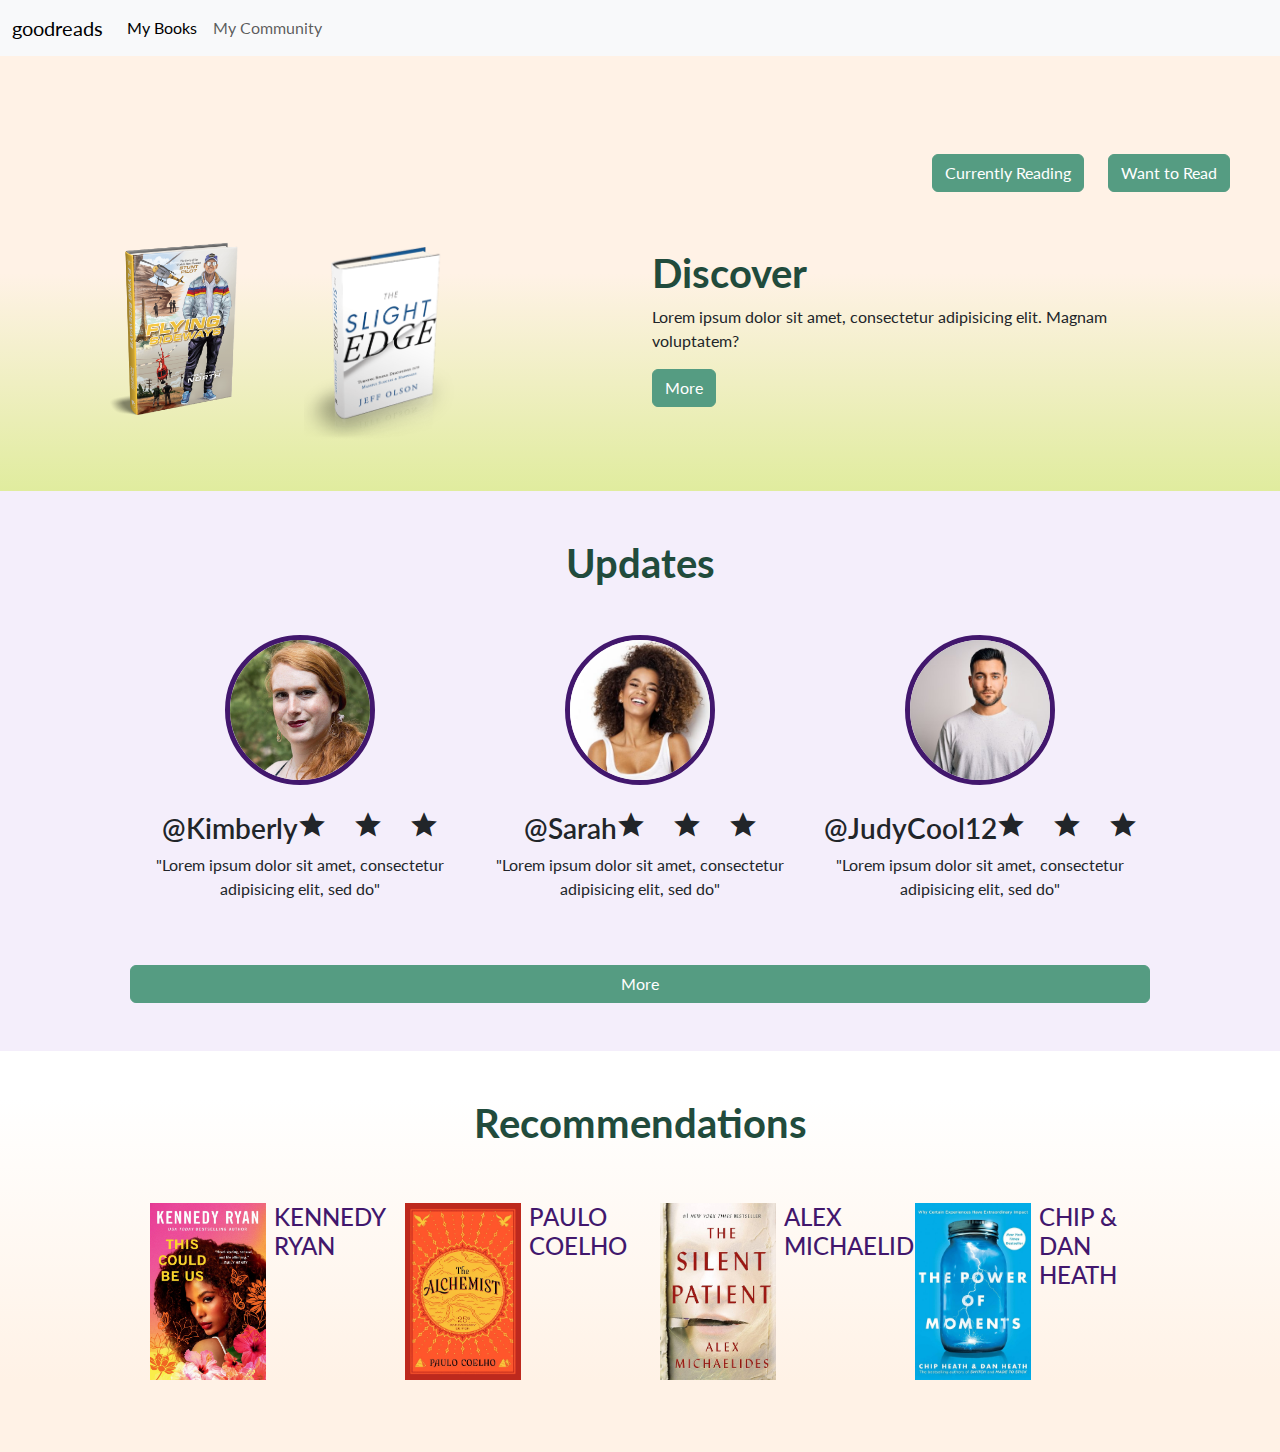
<file: index.html>
<!DOCTYPE html>
<html lang="en">
<head>
    <meta charset="UTF-8">
    <meta name="viewport" content="width=device-width, initial-scale=1.0">
    <title>Home</title>
    <link rel="stylesheet" href="css/custom.css">
    <link rel="icon" type="image/x-icon" href="images/favicon/favicon.ico">
    <link rel="preconnect" href="https://fonts.googleapis.com">
<link rel="preconnect" href="https://fonts.gstatic.com" crossorigin>
<link href="https://fonts.googleapis.com/css2?family=Lato:ital,wght@0,100;0,300;0,400;0,700;0,900;1,100;1,300;1,400;1,700;1,900&family=Libre+Baskerville:wght@400;700&family=Source+Sans+3:ital@0;1&display=swap" rel="stylesheet">
<link href="https://fonts.googleapis.com/css2?family=Material+Icons+Outlined" rel="stylesheet" />
</head>

<body> 
    

<nav class="navbar navbar-expand-lg bg-body-tertiary">
    <div class="container-fluid">
      <a onclick="location.href='index.html'" class="navbar-brand" href="#">goodreads </a>
      <button class="navbar-toggler" type="button" data-bs-toggle="collapse" data-bs-target="#navbarNav" aria-controls="navbarNav" aria-expanded="false" aria-label="Toggle navigation">
        <span class="navbar-toggler-icon"></span>
      </button>
      <div class="collapse navbar-collapse" id="navbarNav">
        <ul class="navbar-nav">
          <li class="nav-item">
            <a onclick="location.href='second-page.html'" class="nav-link active" aria-current="page" href="#">My Books</a>
          </li>
          <li class="nav-item">
            <a onclick="location.href='thrid-page.html'" class="nav-link" href="#">My Community</a>
          </li>
    
        </ul>
      </div>
    </div>
  </nav>

  <script src="node_modules/bootstrap/dist/js/bootstrap.bundle.min.js"></script>

  <main>
    <section class="home-wrapper ">

<div class="d-flex gap-4 justify-content-center pt-5 pb-4"> 
        <button onclick="location.href='second-page.html'" class="btn btn-primary">Currently Reading  </button>
        <button onclick="location.href='second-page.html'" class="btn btn-secondary">Want to Read</button>
      </div>

      <div class="row align-items-center">
        <div class="col-6 books-discover"> 
          <img src="images/Book-1.png" alt="Book 1" class="img-fluid img-sm">
          <img src="images/The-slight-edge.png" alt="Book 2" class="img-fluid img-sm-1">
        </div>
    
        <div class="col-6 discover-text"> 
          <h1>Discover</h1>
          <p class="home-text">Lorem ipsum dolor sit amet, consectetur adipisicing elit. Magnam voluptatem?</p>
          <button class="btn btn-primary">More</button>
        </div>
      </div>
    </section>


<Section class="updates-wrapper">
  <div>    
    <h1 class="text-center pt-5">Updates </h1>
    <div class="container my-5">
      <div class="row justify-content-center text-center grid-3 mx-5 pb-5">
        <div class="col-12 col-lg-4 pb-5">
          <figure>
            <img class="rounded-circle profile-images object-fit-cover" src="images/woman-1.jpg" alt="Profile picture of Sarah" width="130" height="100">
            <h3 class="star pt-4 fw-semibold">@Kimberly</h3>
            <blockquote>
              <p>"Lorem ipsum dolor sit amet, consectetur adipisicing elit, sed do" </p>
            </blockquote>
          </figure>
        </div>

        <div class="col-12 col-lg-4 pb-5">
          <figure>
            <img class="rounded-circle profile-images object-fit-cover" src="images/woman-2.jpg" alt="Profile picture of Tom" width="130" height="100">
            <h3 class="star pt-4 fw-semibold">@Sarah</h3>
            <blockquote>
              <p>"Lorem ipsum dolor sit amet, consectetur adipisicing elit, sed do" </p>
            </blockquote>
          </figure>
        </div>

        <div class="col-12 col-lg-4 ">
          <figure>
            <img class="rounded-circle profile-images object-fit-cover" src="images/man-1.jpg" alt="Profile picture of Julia" width="150" height="100">
            <h3 class="star pt-4 fw-semibold">@JudyCool12</h3>
            <blockquote>
              <p>"Lorem ipsum dolor sit amet, consectetur adipisicing elit, sed do"</p>
            </blockquote>
          </figure>
        </div>
        <button onclick="location.href='thrid-page.html'" class="btn btn-primary">More</button>
      </div>
        </div>
      </div>

    </div>
  </div>
</Section>

<section class="recommendations-wrapper pb-5" >
      <div>    
        <h1 class="text-center pb-5">Recommendations</h1>
        <div class="container">
          <div class="row justify-content-center grid-4 mx-5">

            <div class="col-lg-3 d-flex pb-4 book-list">
                <img class="circle-img col-sm-6 mx-2 book-img img-fluid" src="images/This-could-be-us.jpg" alt="" width="150" height="190">
                <h4 class="col-sm-6 book-title">KENNEDY RYAN</h4>
            </div>

            <div class="col-lg-3 d-flex pb-4">
                <img class="circle-img col-sm-6 mx-2 img-fluid" src="images/The-alchemist.jpg" alt="" width="150" height="190">
                <h4 class="col-sm-6">PAULO COELHO</h4>
            </div>

            <div class="col-lg-3 d-flex pb-4">
                <img class="circle-img col-sm-6 mx-2 img-fluid" src="images/the-silent-patient.jpg" alt="" width="150" height="190">
                <h4 class=" col-sm-6">ALEX MICHAELIDES</h4>
            </div>

            <div class="col-lg-3 d-flex pb-4">
                <img class="circle-img col-sm-6 mx-2 img-fluid power" src="images/the-power-of-moments.jpg" alt="" width="150" height="190">
                <h4 class="col-sm-6">CHIP & DAN HEATH</h4>
        </div>
        

      </div>
</section>

  </main>
</body>

</html>
</file>
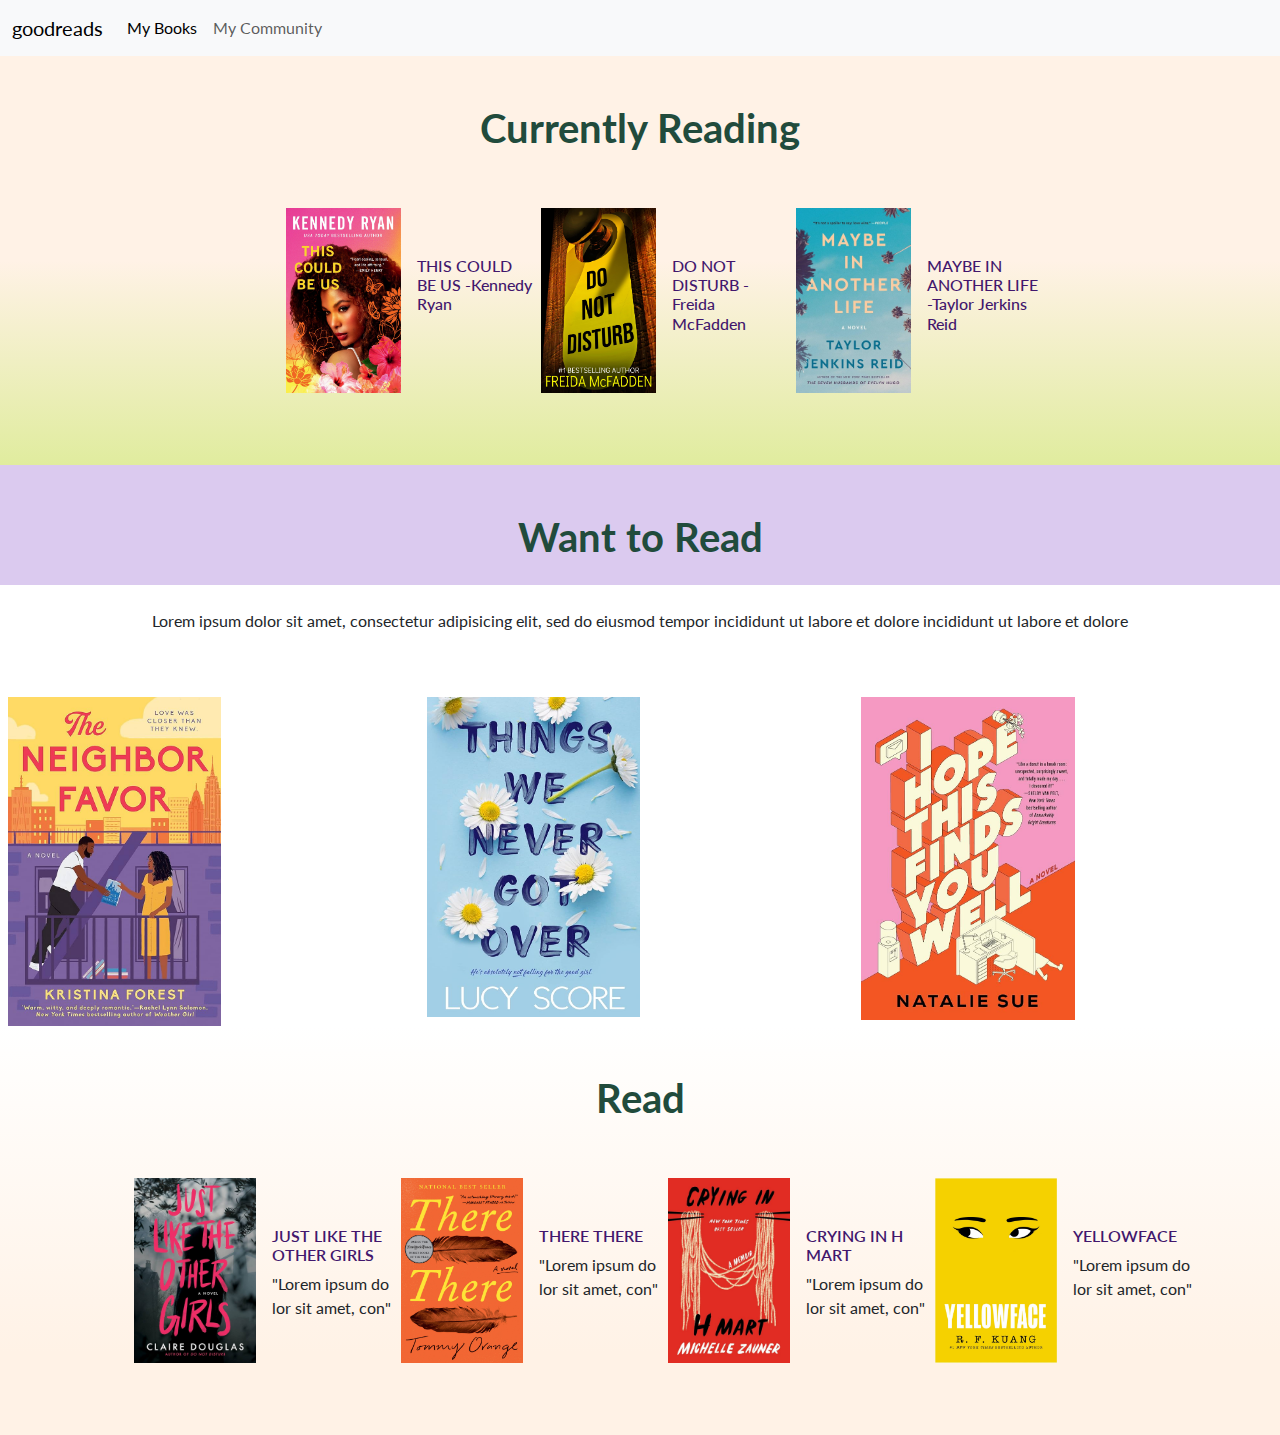
<file: second-page.html>
<!DOCTYPE html>
<html lang="en">
<head>
    <meta charset="UTF-8">
    <meta name="viewport" content="width=device-width, initial-scale=1.0">
    <title>My Books</title>
    <link rel="stylesheet" href="css/custom.css">
    <link rel="icon" type="image/x-icon" href="images/favicon/favicon.ico">
    <link rel="preconnect" href="https://fonts.googleapis.com">
<link rel="preconnect" href="https://fonts.gstatic.com" crossorigin>
<link href="https://fonts.googleapis.com/css2?family=Lato:ital,wght@0,100;0,300;0,400;0,700;0,900;1,100;1,300;1,400;1,700;1,900&family=Libre+Baskerville:wght@400;700&family=Source+Sans+3:ital@0;1&display=swap" rel="stylesheet">
<link href="https://fonts.googleapis.com/css2?family=Material+Icons+Outlined" rel="stylesheet" />
</head>
<body>
  <nav class="navbar navbar-expand-lg bg-body-tertiary">
    <div class="container-fluid">
      <a onclick="location.href='index.html'" class="navbar-brand" href="#">goodreads </a>
      <button class="navbar-toggler" type="button" data-bs-toggle="collapse" data-bs-target="#navbarNav" aria-controls="navbarNav" aria-expanded="false" aria-label="Toggle navigation">
        <span class="navbar-toggler-icon"></span>
      </button>
      <div class="collapse navbar-collapse" id="navbarNav">
        <ul class="navbar-nav">
          <li class="nav-item">
            <a onclick="location.href='second-page.html'" class="nav-link active" aria-current="page" href="#">My Books</a>
          </li>
          <li class="nav-item">
            <a onclick="location.href='thrid-page.html'" class="nav-link" href="#">My Community</a>
          </li>
    
        </ul>
      </div>
    </div>
  </nav>

    <script src="node_modules/bootstrap/dist/js/bootstrap.min.js"> </script>
    <main>
<section class="currently-wrapper pb-5" >
      <div>    
        <h1 class="text-center pt-5 pb-5">Currently Reading</h1>
        <div class="container">
          <div class="row justify-content-center grid-4 mx-5">

            <div class="col-lg-3 d-flex pb-4 book-list">
                <img class="circle-img col-sm-6 mx-3 img-fluid" src="images/This-could-be-us.jpg" alt="" width="130" height="170">
                <h6 class="col-sm-6 pt-5">THIS COULD BE US -Kennedy Ryan</h6>
            </div>

            <div class="col-lg-3 d-flex pb-4">
                <img class="circle-img col-sm-6 mx-3 img-fluid" src="images/do-not-disturb.jpg" alt="" width="130" height="170">
                <h6 class="col-sm-6 pt-5">DO NOT DISTURB -Freida McFadden</h6>
            </div>

            <div class="col-lg-3 d-flex pb-4">
                <img class="circle-img col-sm-6 mx-3 img-fluid" src="images/Maybe-in-another -life.jpg" alt="" width="130" height="170">
                <h6 class=" col-sm-6 pt-5">MAYBE IN ANOTHER LIFE -Taylor Jerkins Reid</h6>
            </div>
      </div>
</section>

<section class="want-to-read">
   <div class="want-to-read-color">
<h1 class="text-center pt-5 pb-4">Want to Read</h1> 
   </div>
<p class="text-center want-text mx-4 pt-3 pb-5">Lorem ipsum dolor sit amet, consectetur adipisicing elit, sed do eiusmod tempor incididunt ut labore et dolore incididunt ut labore et dolore</p>
    

<div class="d-flex">
    <div class="col-lg-4">
        <img class="want-img col-sm-6 mx-2 img-fluid" src="images/the-neighbor-favor.jpg" alt="" width="130" height="190">
    </div>

    <div class="col-lg-4">
        <img class="middle-img col-sm-6  img-fluid" src="images/things-we-never-got-over.jpg" alt="" width="130" height="190">
    </div>

    <div class="col-lg-4">
        <img class="want-img col-sm-6 mx-2 img-fluid" src="images/I-hope-this-find's-you-well.jpg" alt="" width="130" height="190">
    </div>
</div>
</section>

<section class="read-wrapper pb-5" >
    <div>    
      <h1 class="text-center pt-5 pb-5">Read</h1>
      <div class="container">
        <div class="row justify-content-center grid-4 mx-4">

          <div class="col-lg-3 d-flex pb-4">
              <img class="circle-img col-sm-6 mx-3 img-fluid" src="images/Just-like-the-other-girls.jpg" alt="" width="150" height="170">
              <div class="col-sm-6 pt-5">
              <h6 class="fw-semibold">JUST LIKE THE OTHER GIRLS</h6>
              <p>"Lorem ipsum do lor sit amet, con" </p>
             </div>
          </div>

          <div class="col-lg-3 d-flex pb-4">
              <img class="circle-img col-sm-6 mx-3 img-fluid" src="images/There-There.jpg" alt="" width="150" height="170">
              <div class="col-sm-6 pt-5">
                <h6 class="fw-semibold">THERE THERE</h6>
                <p>"Lorem ipsum do lor sit amet, con"</p>
               </div>
          </div>

          <div class="col-lg-3 d-flex pb-4">
              <img class="circle-img col-sm-6 mx-3 img-fluid" src="images/crying-in-h-mart.jpg" alt="" width="150" height="170">
              <div class="col-sm-6 pt-5">
                <h6 class="fw-semibold">CRYING IN H MART</h6>
                <p>"Lorem ipsum do lor sit amet, con"</p>
               </div>
          </div>

          <div class="col-lg-3 d-flex pb-4">
            <img class="circle-img col-sm-6 mx-3 img-fluid" src="images/yellowface.jpg" alt="" width="150" height="170">
            <div class="col-sm-6 pt-5">
              <h6 class="fw-semibold">YELLOWFACE</h6>
              <p>"Lorem ipsum do lor sit amet, con"</p>
             </div>
        </div>
    </div>
</section>


    </main>
</body>
</html>
</file>
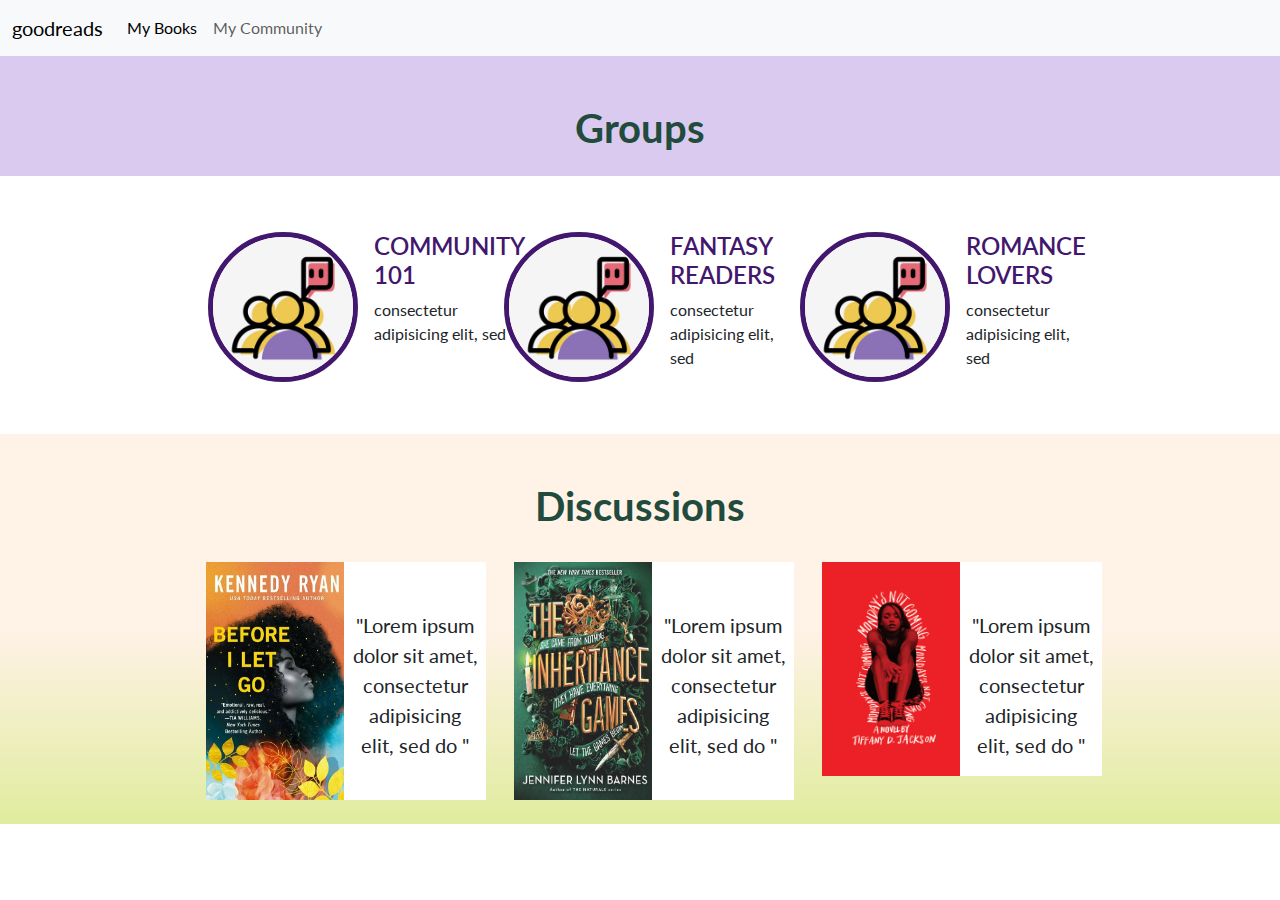
<file: thrid-page.html>
<!DOCTYPE html>
<html lang="en">
    <head>
        <meta charset="UTF-8">
        <meta name="viewport" content="width=device-width, initial-scale=1.0">
        <title>Community</title>
        <link rel="stylesheet" href="css/custom.css">
        <link rel="icon" type="image/x-icon" href="images/favicon/favicon.ico">
        <link rel="preconnect" href="https://fonts.googleapis.com">
    <link rel="preconnect" href="https://fonts.gstatic.com" crossorigin>
    <link href="https://fonts.googleapis.com/css2?family=Lato:ital,wght@0,100;0,300;0,400;0,700;0,900;1,100;1,300;1,400;1,700;1,900&family=Libre+Baskerville:wght@400;700&family=Source+Sans+3:ital@0;1&display=swap" rel="stylesheet">
    <link href="https://fonts.googleapis.com/css2?family=Material+Icons+Outlined" rel="stylesheet" />
    </head>
<body>

<main>
    <nav class="navbar navbar-expand-lg bg-body-tertiary">
        <div class="container-fluid">
          <a onclick="location.href='index.html'" class="navbar-brand" href="#">goodreads </a>
          <button class="navbar-toggler" type="button" data-bs-toggle="collapse" data-bs-target="#navbarNav" aria-controls="navbarNav" aria-expanded="false" aria-label="Toggle navigation">
            <span class="navbar-toggler-icon"></span>
          </button>
          <div class="collapse navbar-collapse" id="navbarNav">
            <ul class="navbar-nav">
              <li class="nav-item">
                <a onclick="location.href='second-page.html'" class="nav-link active" aria-current="page" href="#">My Books</a>
              </li>
              <li class="nav-item">
                <a onclick="location.href='thrid-page.html'" class="nav-link" href="#">My Community</a>
              </li>
        
            </ul>
          </div>
        </div>
      </nav>

<section>
    <div class="want-to-read-color">
        <h1 class="text-center pt-5 pb-4">Groups</h1> 
    </div>
<div class="row justify-content-center grid-4 mx-5 pt-5 pb-4">
    <div class="col-lg-3 d-flex pb-4">
        <img class="rounded-circle profile-images object-fit-cover" src="images/Group-chat.jpg" alt="" width="130" height="100">
        <div class="mx-3">
        <h4 class="fw-semibold">COMMUNITY 101</h4>
        <p> consectetur adipisicing elit, sed  </p>
       </div>

    </div>
    <div class="col-lg-3 d-flex pb-4">
        <img class="rounded-circle profile-images object-fit-cover" src="images/Group-chat.jpg" alt="" width="130" height="100">
        <div class="mx-3">
        <h4 class="fw-semibold">FANTASY READERS</h4>
        <p> consectetur adipisicing elit, sed  </p>
       </div>

    </div>
    <div class="col-lg-3 d-flex pb-4">
        <img class="rounded-circle profile-images object-fit-cover" src="images/Group-chat.jpg" alt="" width="130" height="100">
        <div class="mx-3">
        <h4 class="fw-semibold">ROMANCE LOVERS</h4>
        <p> consectetur adipisicing elit, sed  </p>
       </div>
    </div>
</div>
</section>

<section  class="currently-wrapper">
<div class="text-center pt-5 pb-4">
<h1>Discussions</h1>
</div>
<div class="row justify-content-center grid-4 mx-4 ">
    <div class="col-lg-3 d-flex pb-4">
        <img class="circle-img col-sm-6 mx-3 img-fluid" src="images/Before-i-let-go.jpg" alt="" width="120" height="190">
        <div class="col-sm-6 pt-5 solid text-center">
          <p class="fs-5 mx-2">"Lorem ipsum dolor sit amet, consectetur adipisicing elit, sed do "</p>
         </div>
    </div>

    <div class="col-lg-3 d-flex pb-4">
        <img class="circle-img col-sm-6 mx-3 img-fluid" src="images/The-inheritance-games.jpg" alt="" width="120" height="190">
        <div class="col-sm-6 pt-5 solid text-center">
          <p class="fs-5 mx-2">"Lorem ipsum dolor sit amet, consectetur adipisicing elit, sed do "</p>
         </div>
    </div>

    <div class="col-lg-3 d-flex pb-5">
      <img class="circle-img col-sm-6 mx-3 img-fluid" src="images/monday's-not-coming.jpg" alt="" width="120" height="190">
      <div class="col-sm-6 pt-5 solid text-center">
        <p class="fs-5 mx-2">"Lorem ipsum dolor sit amet, consectetur adipisicing elit, sed do "</p>
       </div>
  </div>
</div>
</section>

</main>
    <script src="node_modules/bootstrap/dist/js/bootstrap.min.js"> </script>
</body>
</html>
</file>
